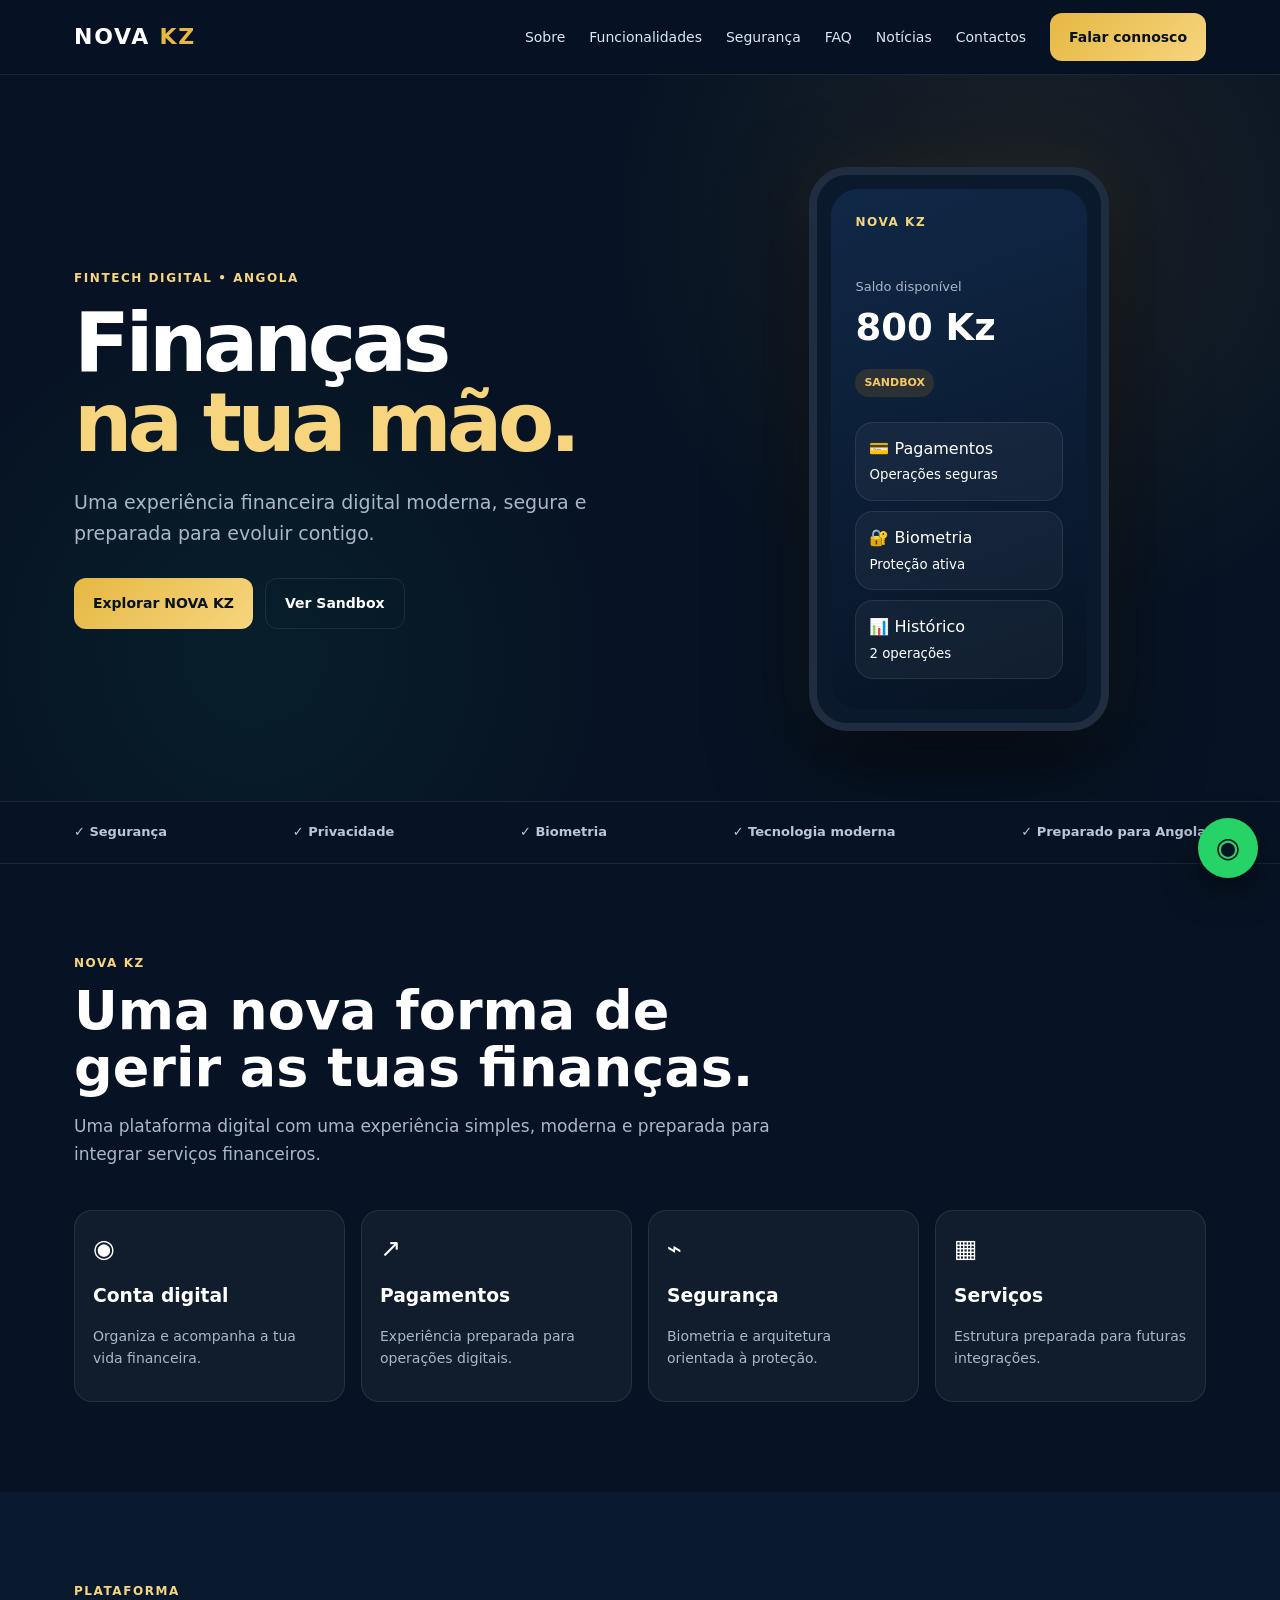
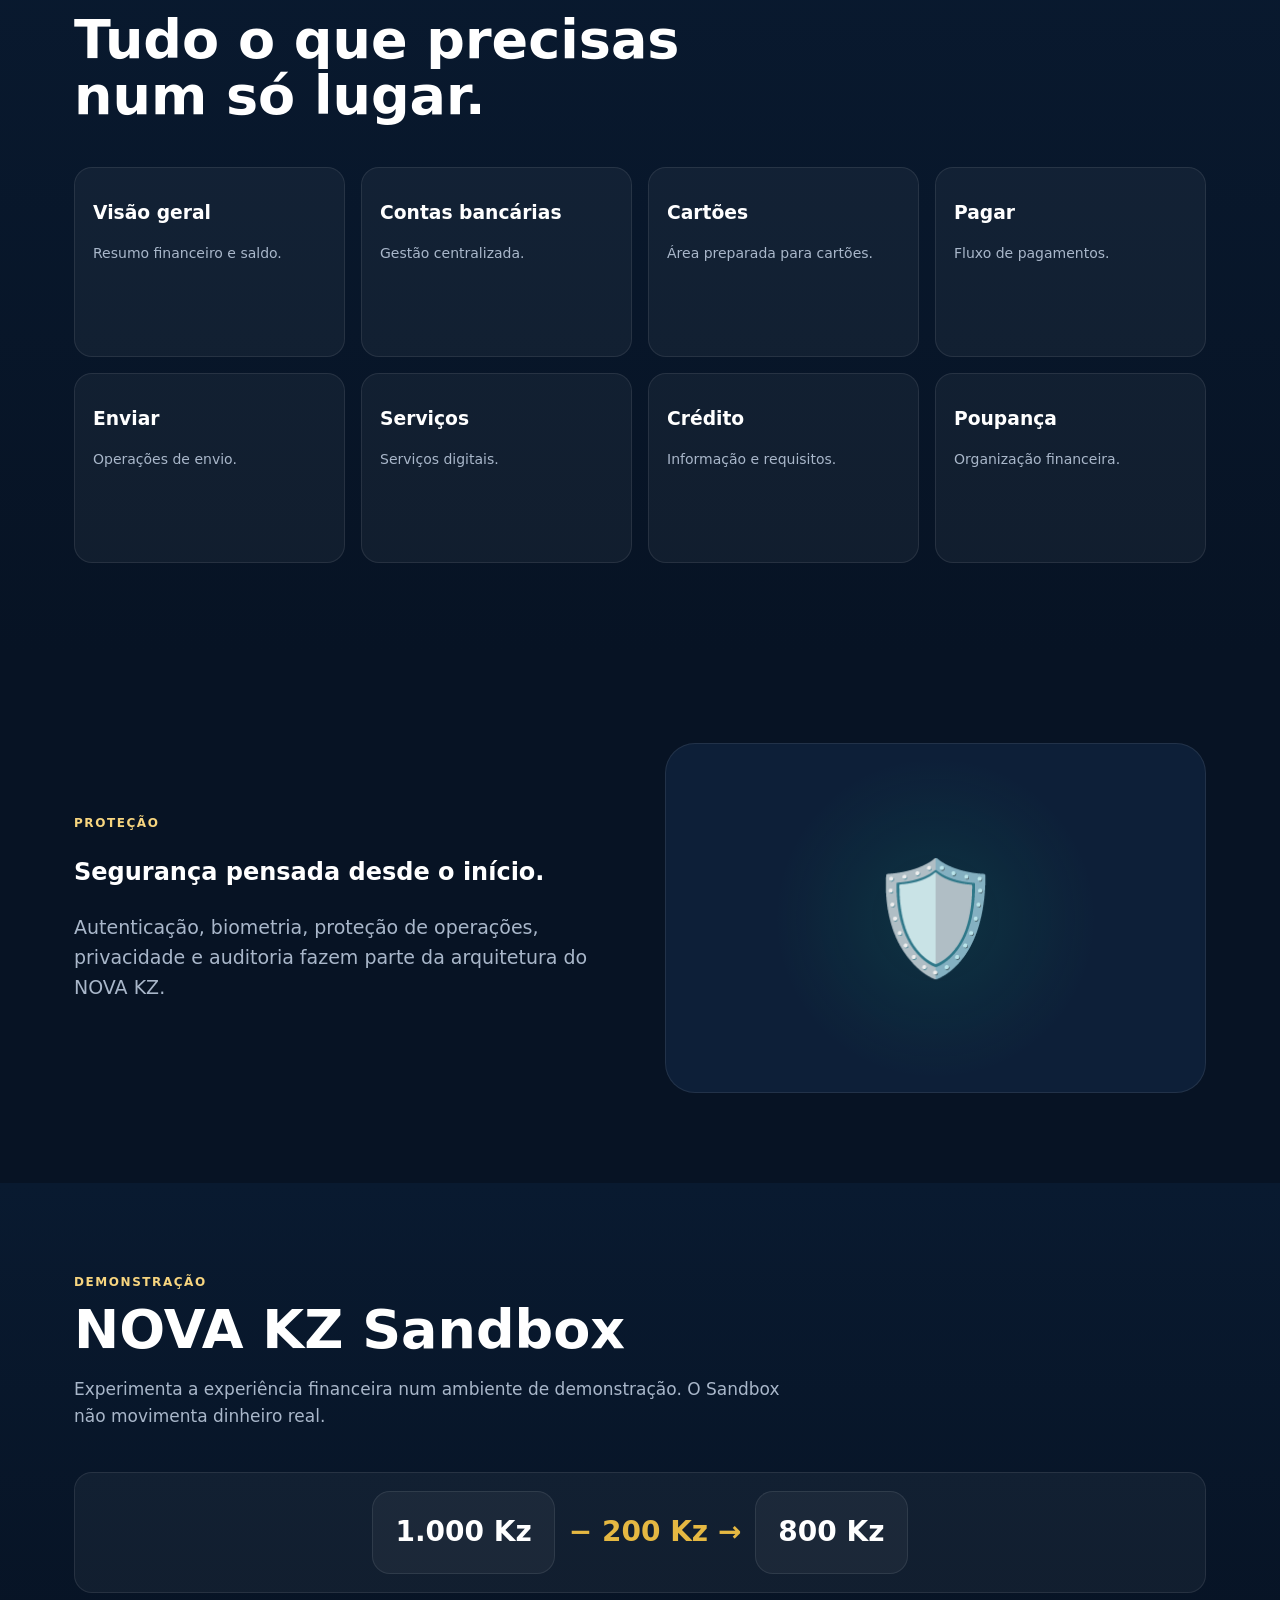
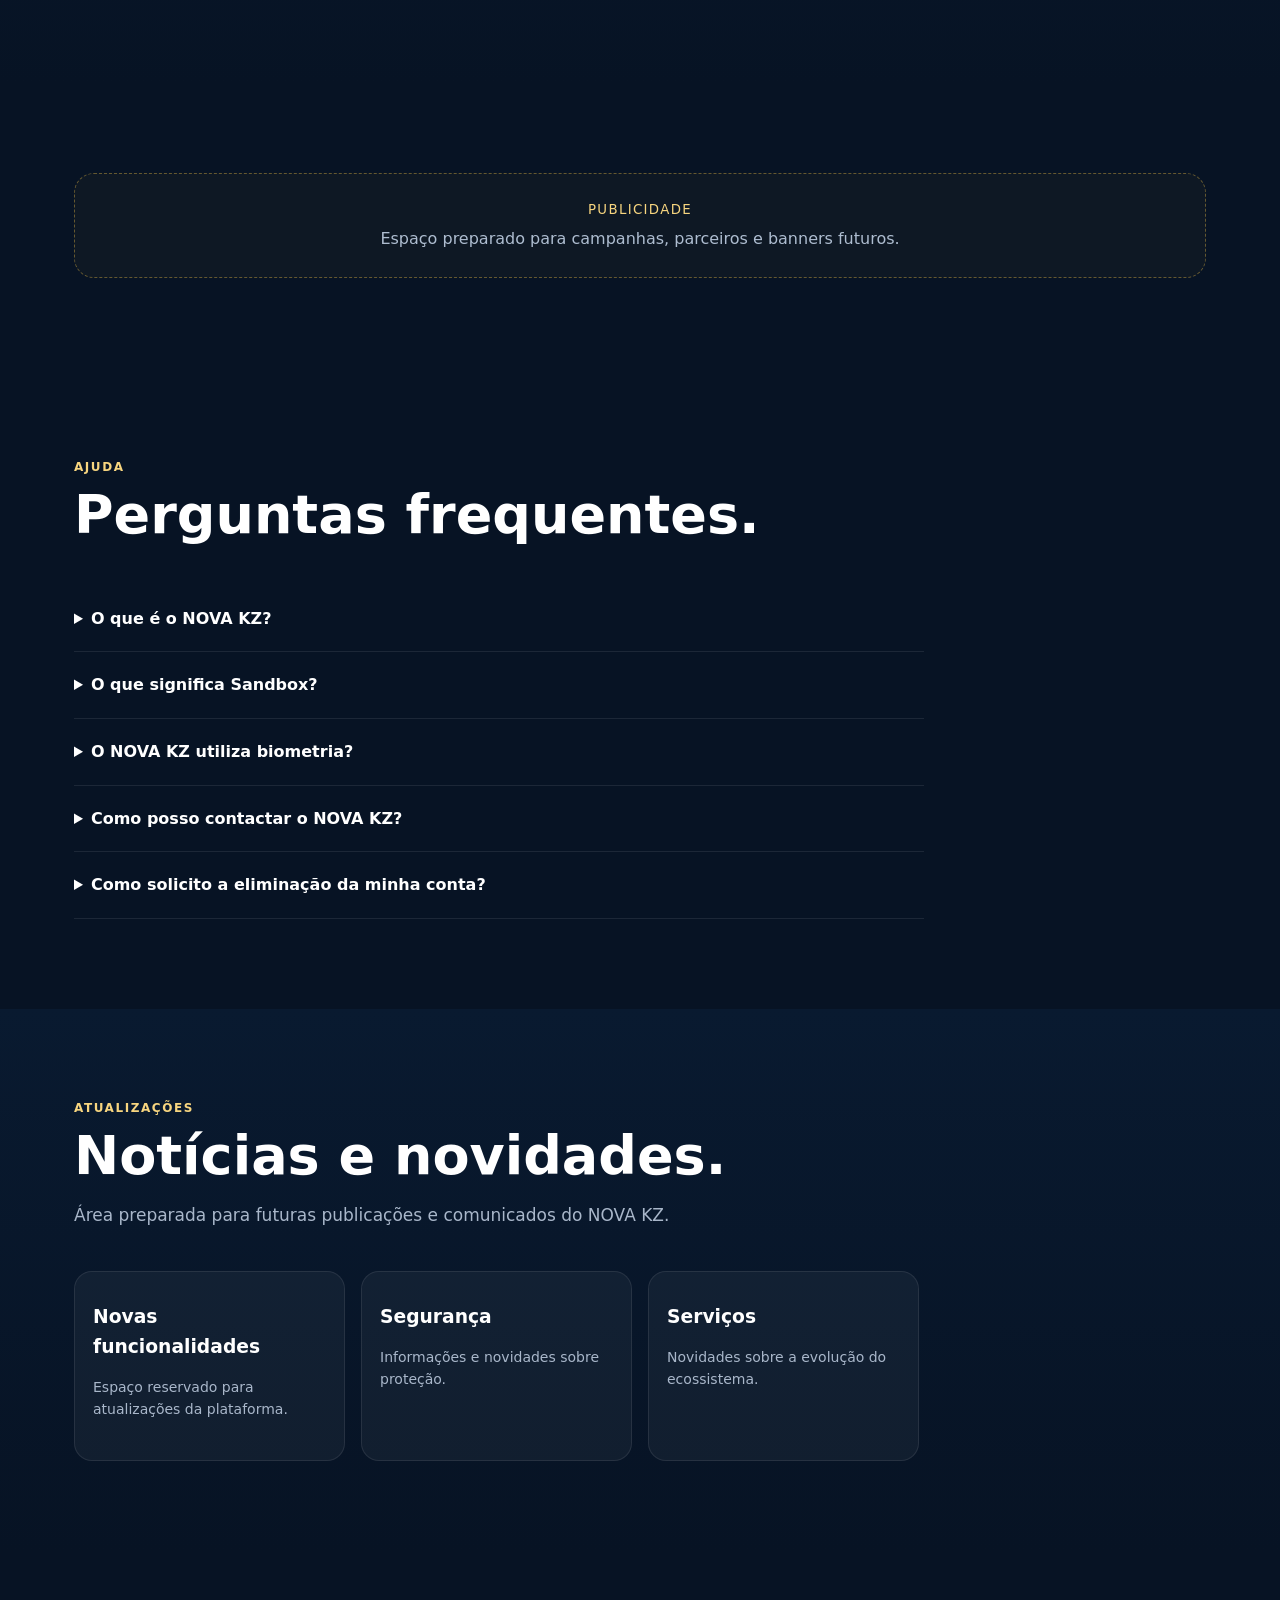
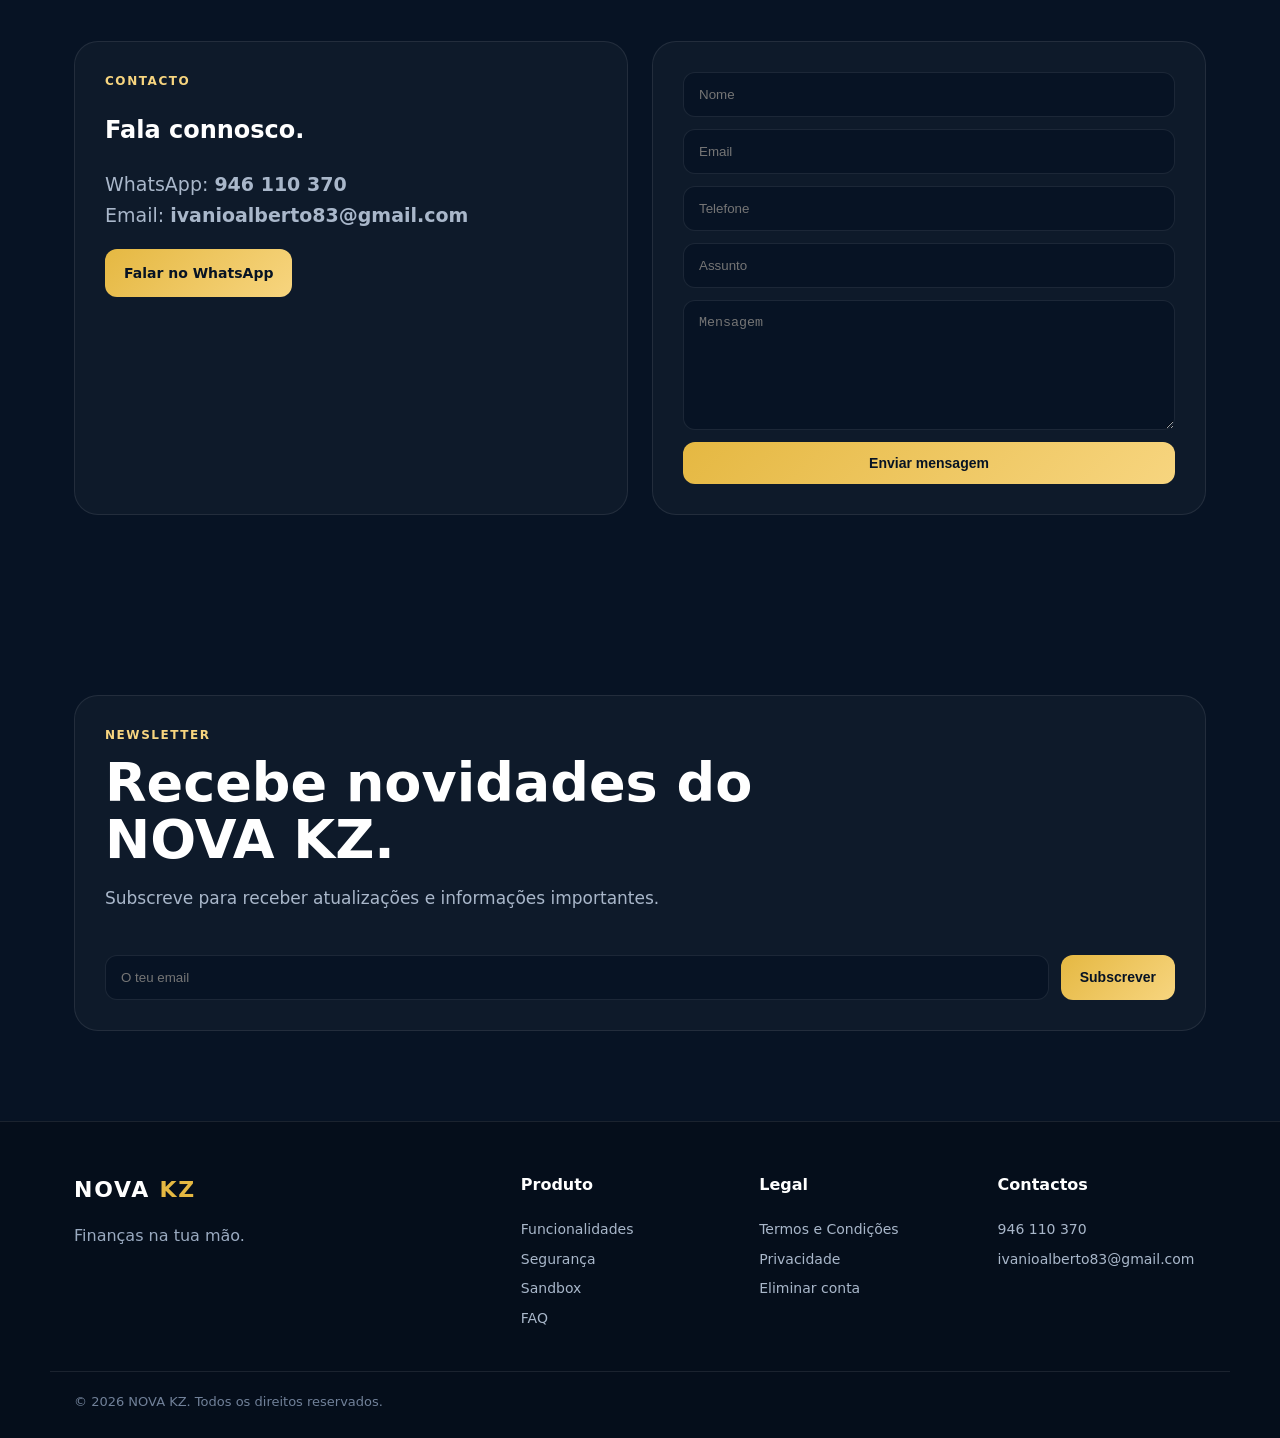
<file: index.html>
<!doctype html>
<html lang="pt-AO">
<head>
<meta charset="utf-8"><meta name="viewport" content="width=device-width,initial-scale=1">
<title>NOVA KZ — Finanças na tua mão</title>
<meta name="description" content="NOVA KZ — experiência financeira digital moderna, segura e preparada para Angola.">
<meta name="theme-color" content="#071324">
<style>
:root{--navy:#071324;--navy2:#0d1f38;--navy3:#13294b;--gold:#e5b842;--gold2:#f7d57f;--green:#10b981;--white:#fff;--muted:#a9b7ca;--line:#ffffff16}
*{box-sizing:border-box}html{scroll-behavior:smooth}body{margin:0;font-family:Inter,ui-sans-serif,system-ui,-apple-system,Segoe UI,sans-serif;background:var(--navy);color:var(--white);line-height:1.6}a{color:inherit;text-decoration:none}.wrap{max-width:1180px;margin:auto;padding:0 24px}
header{position:sticky;top:0;z-index:50;background:#071324dd;backdrop-filter:blur(18px);border-bottom:1px solid var(--line)}
.nav{height:74px;display:flex;align-items:center;justify-content:space-between}.brand{font-weight:900;font-size:22px;letter-spacing:.08em}.brand span{color:var(--gold)}nav{display:flex;gap:24px;align-items:center}nav a{color:#dbe5f3;font-size:14px}nav a:hover{color:var(--gold2)}.btn{display:inline-flex;align-items:center;justify-content:center;gap:8px;padding:13px 19px;border-radius:12px;border:1px solid var(--line);font-weight:800;font-size:14px;cursor:pointer}.primary{background:linear-gradient(135deg,var(--gold),var(--gold2));color:#071324;border:0}.menu{display:none;background:none;border:0;color:white;font-size:25px}
.hero{padding:92px 0 70px;overflow:hidden;background:radial-gradient(circle at 80% 20%,#e5b84218,transparent 35%),radial-gradient(circle at 20% 80%,#10b98112,transparent 30%)}
.grid{display:grid;grid-template-columns:1.08fr .92fr;gap:60px;align-items:center}.eyebrow{color:var(--gold2);font-weight:900;letter-spacing:.13em;text-transform:uppercase;font-size:12px}.hero h1{font-size:clamp(48px,7vw,82px);line-height:.98;margin:14px 0 24px;letter-spacing:-.055em}.hero h1 span{color:var(--gold2)}.lead{font-size:19px;color:var(--muted);max-width:650px}.actions{display:flex;gap:12px;flex-wrap:wrap;margin-top:30px}
.phone{width:300px;margin:auto;border:8px solid #202d40;border-radius:38px;background:#0b192d;box-shadow:0 35px 90px #0009,0 0 60px #e5b84212;padding:14px}.screen{border-radius:27px;min-height:520px;background:linear-gradient(160deg,#102847,#071324);padding:24px}.balance{margin-top:45px;color:var(--muted);font-size:13px}.money{font-size:37px;font-weight:900;color:white}.badge{display:inline-block;margin-top:12px;padding:5px 9px;border-radius:99px;background:#f59e0b22;color:#f7c76a;font-size:11px;font-weight:900}.mini{margin-top:25px;display:grid;gap:10px}.card{background:#ffffff0b;border:1px solid var(--line);border-radius:18px;padding:18px}.phone .card{padding:13px}.trust{border-top:1px solid var(--line);border-bottom:1px solid var(--line);padding:20px 0}.trustrow{display:flex;gap:28px;justify-content:space-between;flex-wrap:wrap;color:#b9c7d8;font-size:13px;font-weight:800}
section{padding:90px 0}.sectionhead{max-width:720px;margin-bottom:42px}.sectionhead h2{font-size:clamp(34px,5vw,54px);line-height:1.05;margin:10px 0}.sectionhead p{color:var(--muted);font-size:17px}.cards{display:grid;grid-template-columns:repeat(4,1fr);gap:16px}.icon{font-size:25px}.cards .card{min-height:190px;transition:.25s}.cards .card:hover{transform:translateY(-5px);border-color:#e5b84255}.card h3{margin:12px 0 7px}.card p{color:var(--muted);font-size:14px}
.dark{background:linear-gradient(180deg,#091a30,#071324)}.security{display:grid;grid-template-columns:1fr 1fr;gap:50px;align-items:center}.shield{min-height:350px;border-radius:30px;border:1px solid var(--line);background:radial-gradient(circle,#10b98122,transparent 50%),#0d1f38;display:grid;place-items:center;font-size:110px}
.sandbox{display:grid;grid-template-columns:1fr 1fr;gap:20px}.flow{display:flex;align-items:center;justify-content:center;gap:14px;flex-wrap:wrap;font-size:28px;font-weight:900}.flow span{padding:18px 22px;border-radius:18px;background:#ffffff0b;border:1px solid var(--line)}.flow b{color:var(--gold)}
.faq{max-width:850px}.faq details{border-bottom:1px solid var(--line);padding:20px 0}.faq summary{cursor:pointer;font-weight:800}.faq p{color:var(--muted)}
.contact{display:grid;grid-template-columns:1fr 1fr;gap:24px}.contactbox{background:#ffffff08;border:1px solid var(--line);border-radius:24px;padding:30px}form{display:grid;gap:12px}input,textarea{width:100%;padding:14px 15px;border-radius:12px;border:1px solid var(--line);background:#071324;color:white;outline:none}textarea{min-height:130px;resize:vertical}.ad{border:1px dashed #e5b84266;border-radius:20px;padding:25px;text-align:center;color:#aebdd0;background:#e5b84208}.ad small{display:block;color:var(--gold2);letter-spacing:.1em;margin-bottom:6px}
footer{border-top:1px solid var(--line);padding:50px 0 25px;background:#050e1b}.foot{display:grid;grid-template-columns:2fr repeat(3,1fr);gap:30px}.foot h4{margin-top:0}.foot a{display:block;color:var(--muted);margin:7px 0;font-size:14px}.copy{border-top:1px solid var(--line);margin-top:35px;padding-top:20px;color:#718199;font-size:13px}
.whats{position:fixed;right:22px;bottom:22px;width:60px;height:60px;border-radius:50%;background:#25d366;color:#071324;display:grid;place-items:center;font-size:28px;z-index:60;box-shadow:0 12px 35px #0008;animation:pulse 2.2s infinite}.whats:after{content:"WhatsApp";position:absolute;right:70px;background:#0d1f38;color:white;padding:8px 12px;border-radius:10px;font-size:12px;opacity:0;transition:.2s;white-space:nowrap}.whats:hover:after{opacity:1}@keyframes pulse{50%{box-shadow:0 12px 35px #0008,0 0 0 10px #25d36618}}
.modal{display:none;position:fixed;inset:0;background:#0009;z-index:100;align-items:center;justify-content:center;padding:20px}.modal.open{display:flex}.modalbox{max-width:520px;width:100%;background:#0d1f38;border:1px solid var(--line);border-radius:24px;padding:28px}.close{float:right;background:none;border:0;color:white;font-size:24px}
@media(max-width:900px){nav{display:none}.menu{display:block}.grid,.security,.sandbox,.contact{grid-template-columns:1fr}.cards{grid-template-columns:repeat(2,1fr)}.foot{grid-template-columns:1fr 1fr}}
@media(max-width:560px){.wrap{padding:0 17px}.hero{padding-top:65px}.cards{grid-template-columns:1fr}.phone{width:275px}.flow{font-size:20px}.foot{grid-template-columns:1fr}section{padding:65px 0}}
</style>
</head>
<body>
<header><div class="wrap nav"><a class="brand" href="#inicio">NOVA <span>KZ</span></a><nav><a href="#sobre">Sobre</a><a href="#funcionalidades">Funcionalidades</a><a href="#seguranca">Segurança</a><a href="#faq">FAQ</a><a href="#noticias">Notícias</a><a href="#contactos">Contactos</a><a class="btn primary" href="#contactos">Falar connosco</a></nav><button class="menu" onclick="document.querySelector('nav').style.display=document.querySelector('nav').style.display==='flex'?'none':'flex'">☰</button></div></header>
<main id="inicio">
<section class="hero"><div class="wrap grid"><div><div class="eyebrow">Fintech digital • Angola</div><h1>Finanças<br><span>na tua mão.</span></h1><p class="lead">Uma experiência financeira digital moderna, segura e preparada para evoluir contigo.</p><div class="actions"><a class="btn primary" href="#funcionalidades">Explorar NOVA KZ</a><a class="btn" href="#sandbox">Ver Sandbox</a></div></div><div class="phone"><div class="screen"><div class="eyebrow">NOVA KZ</div><div class="balance">Saldo disponível</div><div class="money">800 Kz</div><span class="badge">SANDBOX</span><div class="mini"><div class="card">💳 Pagamentos<br><small>Operações seguras</small></div><div class="card">🔐 Biometria<br><small>Proteção ativa</small></div><div class="card">📊 Histórico<br><small>2 operações</small></div></div></div></div></div></section>
<div class="trust"><div class="wrap trustrow"><span>✓ Segurança</span><span>✓ Privacidade</span><span>✓ Biometria</span><span>✓ Tecnologia moderna</span><span>✓ Preparado para Angola</span></div></div>
<section id="sobre"><div class="wrap"><div class="sectionhead"><div class="eyebrow">NOVA KZ</div><h2>Uma nova forma de gerir as tuas finanças.</h2><p>Uma plataforma digital com uma experiência simples, moderna e preparada para integrar serviços financeiros.</p></div><div class="cards"><div class="card"><div class="icon">◉</div><h3>Conta digital</h3><p>Organiza e acompanha a tua vida financeira.</p></div><div class="card"><div class="icon">↗</div><h3>Pagamentos</h3><p>Experiência preparada para operações digitais.</p></div><div class="card"><div class="icon">⌁</div><h3>Segurança</h3><p>Biometria e arquitetura orientada à proteção.</p></div><div class="card"><div class="icon">▦</div><h3>Serviços</h3><p>Estrutura preparada para futuras integrações.</p></div></div></div></section>
<section id="funcionalidades" class="dark"><div class="wrap"><div class="sectionhead"><div class="eyebrow">Plataforma</div><h2>Tudo o que precisas num só lugar.</h2></div><div class="cards"><div class="card"><h3>Visão geral</h3><p>Resumo financeiro e saldo.</p></div><div class="card"><h3>Contas bancárias</h3><p>Gestão centralizada.</p></div><div class="card"><h3>Cartões</h3><p>Área preparada para cartões.</p></div><div class="card"><h3>Pagar</h3><p>Fluxo de pagamentos.</p></div><div class="card"><h3>Enviar</h3><p>Operações de envio.</p></div><div class="card"><h3>Serviços</h3><p>Serviços digitais.</p></div><div class="card"><h3>Crédito</h3><p>Informação e requisitos.</p></div><div class="card"><h3>Poupança</h3><p>Organização financeira.</p></div></div></div></section>
<section id="seguranca"><div class="wrap security"><div><div class="eyebrow">Proteção</div><h2>Segurança pensada desde o início.</h2><p class="lead">Autenticação, biometria, proteção de operações, privacidade e auditoria fazem parte da arquitetura do NOVA KZ.</p></div><div class="shield">🛡️</div></div></section>
<section id="sandbox" class="dark"><div class="wrap"><div class="sectionhead"><div class="eyebrow">Demonstração</div><h2>NOVA KZ Sandbox</h2><p>Experimenta a experiência financeira num ambiente de demonstração. O Sandbox não movimenta dinheiro real.</p></div><div class="card flow"><span>1.000 Kz</span><b>− 200 Kz →</b><span>800 Kz</span></div></div></section>
<section><div class="wrap"><div class="ad"><small>PUBLICIDADE</small>Espaço preparado para campanhas, parceiros e banners futuros.</div></div></section>
<section id="faq"><div class="wrap"><div class="sectionhead"><div class="eyebrow">Ajuda</div><h2>Perguntas frequentes.</h2></div><div class="faq"><details><summary>O que é o NOVA KZ?</summary><p>É uma plataforma financeira digital com foco numa experiência moderna e preparada para Angola.</p></details><details><summary>O que significa Sandbox?</summary><p>É um ambiente de demonstração. As operações Sandbox não movimentam dinheiro real.</p></details><details><summary>O NOVA KZ utiliza biometria?</summary><p>A aplicação Android possui autorização biométrica para operações protegidas.</p></details><details><summary>Como posso contactar o NOVA KZ?</summary><p>Usa o WhatsApp 946 110 370 ou o email ivanioalberto83@gmail.com.</p></details><details><summary>Como solicito a eliminação da minha conta?</summary><p>Utiliza o link de eliminação de conta disponível na área Legal.</p></details></div></div></section>
<section id="noticias" class="dark"><div class="wrap"><div class="sectionhead"><div class="eyebrow">Atualizações</div><h2>Notícias e novidades.</h2><p>Área preparada para futuras publicações e comunicados do NOVA KZ.</p></div><div class="cards"><div class="card"><h3>Novas funcionalidades</h3><p>Espaço reservado para atualizações da plataforma.</p></div><div class="card"><h3>Segurança</h3><p>Informações e novidades sobre proteção.</p></div><div class="card"><h3>Serviços</h3><p>Novidades sobre a evolução do ecossistema.</p></div></div></div></section>
<section id="contactos"><div class="wrap contact"><div class="contactbox"><div class="eyebrow">Contacto</div><h2>Fala connosco.</h2><p class="lead">WhatsApp: <strong>946 110 370</strong><br>Email: <strong>ivanioalberto83@gmail.com</strong></p><a class="btn primary" href="https://wa.me/244946110370?text=Ol%C3%A1%2C%20gostaria%20de%20saber%20mais%20sobre%20o%20NOVA%20KZ." target="_blank">Falar no WhatsApp</a></div><div class="contactbox"><form onsubmit="sendMail(event)"><input id="nome" placeholder="Nome" required><input id="email" type="email" placeholder="Email" required><input id="telefone" placeholder="Telefone"><input id="assunto" placeholder="Assunto" required><textarea id="mensagem" placeholder="Mensagem" required></textarea><button class="btn primary" type="submit">Enviar mensagem</button></form></div></div></section>
<section><div class="wrap"><div class="contactbox"><div class="sectionhead"><div class="eyebrow">Newsletter</div><h2>Recebe novidades do NOVA KZ.</h2><p>Subscreve para receber atualizações e informações importantes.</p></div><form onsubmit="newsletter(event)" style="grid-template-columns:1fr auto"><input id="news" type="email" placeholder="O teu email" required><button class="btn primary">Subscrever</button></form></div></div></section>
</main>
<footer><div class="wrap foot"><div><div class="brand">NOVA <span>KZ</span></div><p style="color:#9aaac0">Finanças na tua mão.</p></div><div><h4>Produto</h4><a href="#funcionalidades">Funcionalidades</a><a href="#seguranca">Segurança</a><a href="#sandbox">Sandbox</a><a href="#faq">FAQ</a></div><div><h4>Legal</h4><a href="https://earucsaqqtbllnqsxvlb.supabase.co/functions/v1/nova-kz-terms" target="_blank">Termos e Condições</a><a href="https://earucsaqqtbllnqsxvlb.supabase.co/functions/v1/nova-kz-privacy" target="_blank">Privacidade</a><a href="https://earucsaqqtbllnqsxvlb.supabase.co/functions/v1/nova-kz-account-deletion" target="_blank">Eliminar conta</a></div><div><h4>Contactos</h4><a href="tel:+244946110370">946 110 370</a><a href="mailto:ivanioalberto83@gmail.com">ivanioalberto83@gmail.com</a></div></div><div class="wrap copy">© 2026 NOVA KZ. Todos os direitos reservados.</div></footer>
<a class="whats" href="https://wa.me/244946110370?text=Ol%C3%A1%2C%20gostaria%20de%20saber%20mais%20sobre%20o%20NOVA%20KZ." target="_blank" aria-label="WhatsApp">◉</a>
<script>
function sendMail(e){e.preventDefault();const s=encodeURIComponent(document.getElementById('assunto').value),b=encodeURIComponent('Nome: '+nome.value+'\nEmail: '+email.value+'\nTelefone: '+telefone.value+'\n\n'+mensagem.value);location.href='mailto:ivanioalberto83@gmail.com?subject='+s+'&body='+b}
function newsletter(e){e.preventDefault();alert('Obrigado! A subscrição será ligada ao sistema de newsletter do NOVA KZ.');e.target.reset()}
</script>
</body></html>
</file>
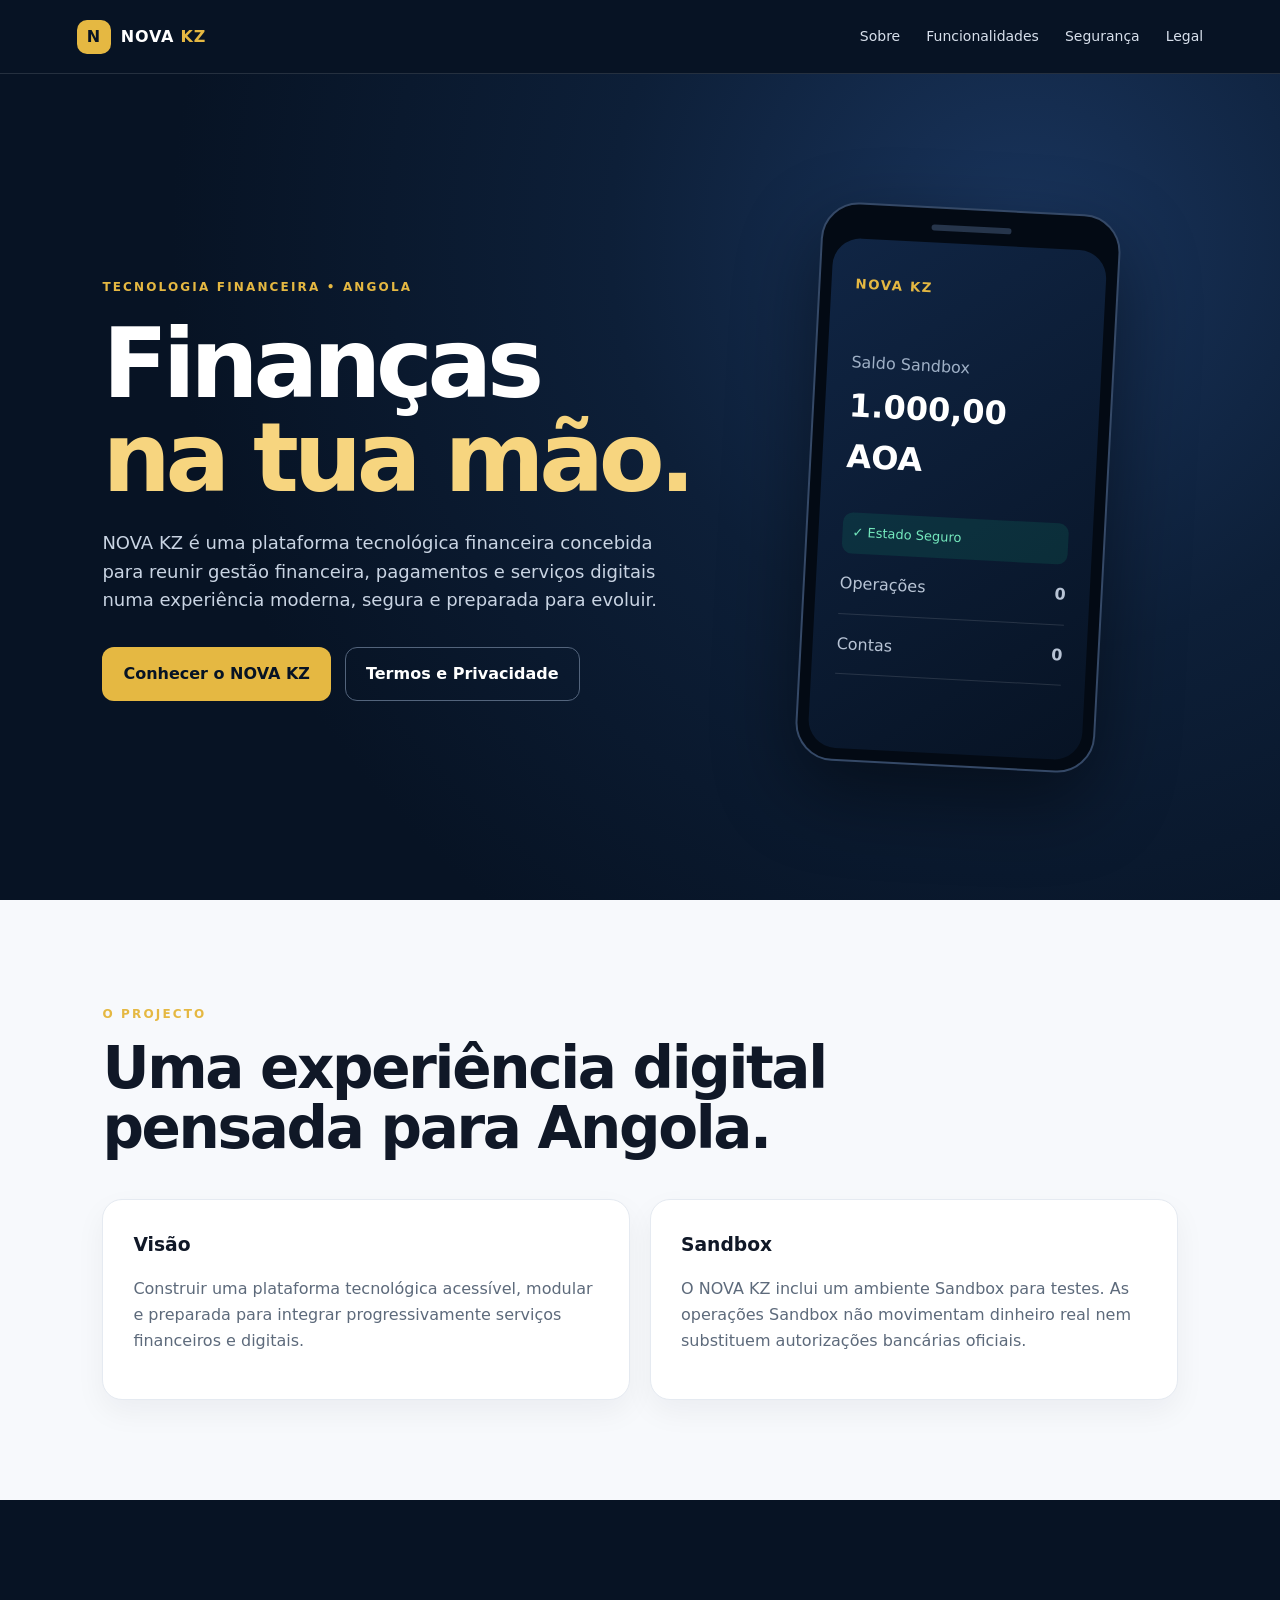
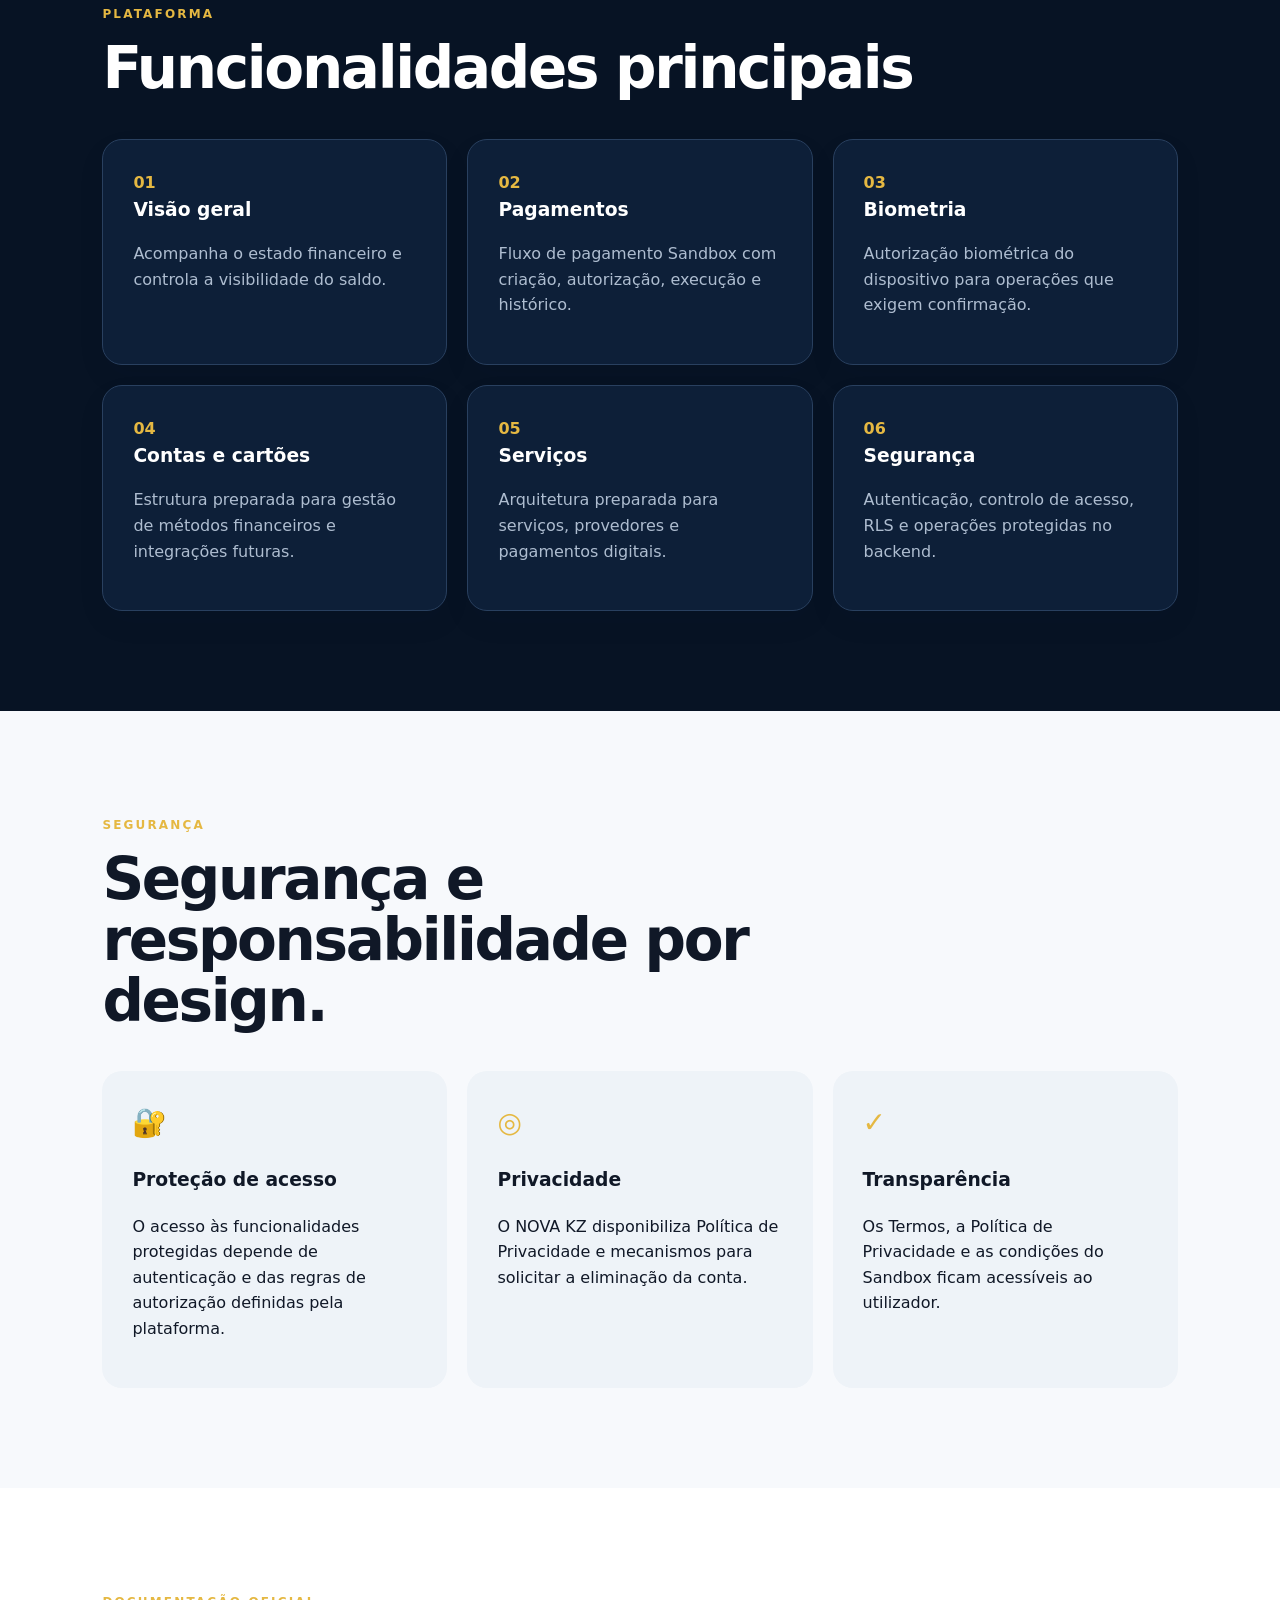
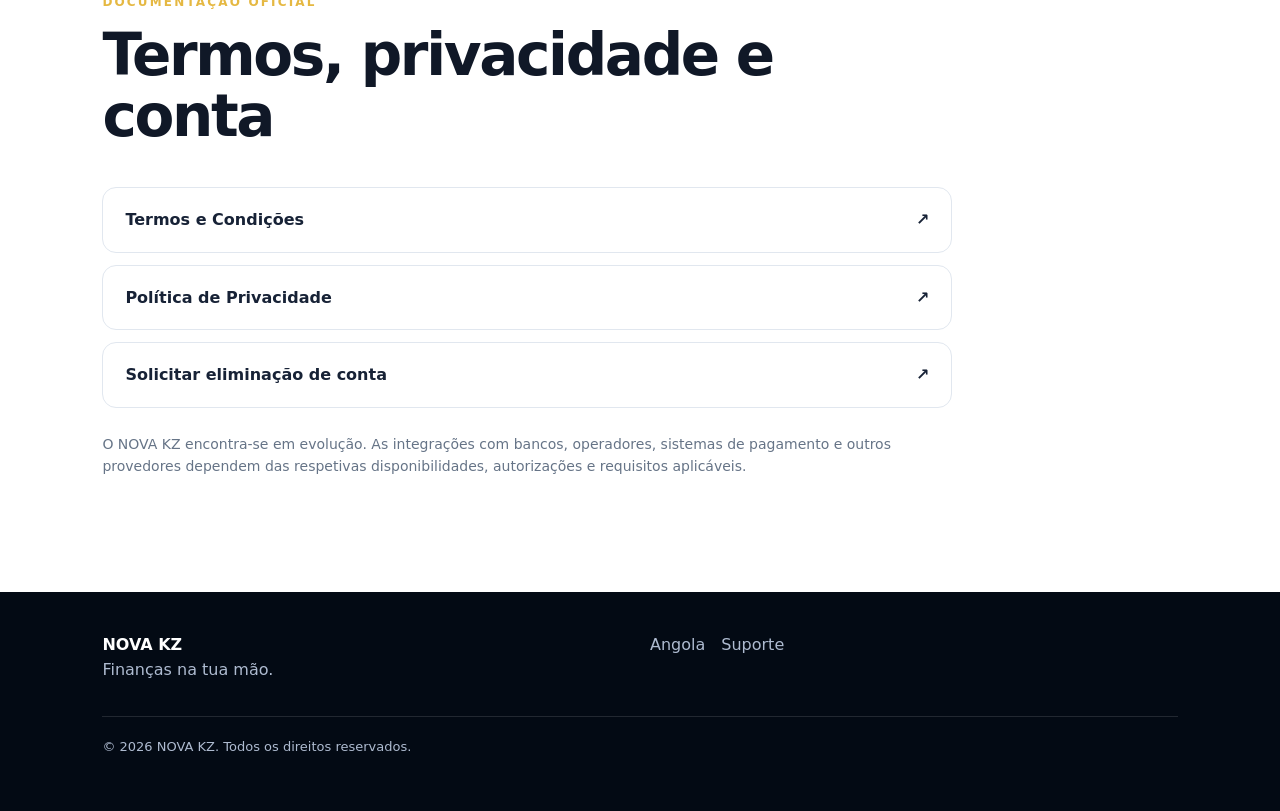
<file: website/index.html>
<!doctype html>
<html lang="pt-AO">
<head>
<meta charset="utf-8">
<meta name="viewport" content="width=device-width, initial-scale=1">
<meta name="description" content="NOVA KZ — plataforma tecnológica financeira. Finanças na tua mão.">
<meta name="theme-color" content="#071324">
<title>NOVA KZ — Finanças na tua mão</title>
<link rel="stylesheet" href="./styles.css">
</head>
<body>
<header class="nav">
  <a class="brand" href="#inicio" aria-label="NOVA KZ">
    <span class="brand-mark">N</span><span>NOVA <b>KZ</b></span>
  </a>
  <nav>
    <a href="#sobre">Sobre</a>
    <a href="#funcionalidades">Funcionalidades</a>
    <a href="#seguranca">Segurança</a>
    <a href="#legal">Legal</a>
  </nav>
</header>

<main id="inicio">
<section class="hero">
  <div class="hero-copy">
    <span class="eyebrow">TECNOLOGIA FINANCEIRA • ANGOLA</span>
    <h1>Finanças<br><span>na tua mão.</span></h1>
    <p class="lead">NOVA KZ é uma plataforma tecnológica financeira concebida para reunir gestão financeira, pagamentos e serviços digitais numa experiência moderna, segura e preparada para evoluir.</p>
    <div class="actions">
      <a class="btn primary" href="#funcionalidades">Conhecer o NOVA KZ</a>
      <a class="btn secondary" href="#legal">Termos e Privacidade</a>
    </div>
  </div>
  <div class="phone-card">
    <div class="phone">
      <div class="speaker"></div>
      <div class="screen">
        <small>NOVA KZ</small>
        <p>Saldo Sandbox</p>
        <strong>1.000,00 AOA</strong>
        <div class="secure">✓ Estado Seguro</div>
        <div class="mini-row"><span>Operações</span><b>0</b></div>
        <div class="mini-row"><span>Contas</span><b>0</b></div>
      </div>
    </div>
  </div>
</section>

<section id="sobre" class="section">
  <div class="section-head"><span class="eyebrow">O PROJECTO</span><h2>Uma experiência digital pensada para Angola.</h2></div>
  <div class="grid two">
    <article class="card"><h3>Visão</h3><p>Construir uma plataforma tecnológica acessível, modular e preparada para integrar progressivamente serviços financeiros e digitais.</p></article>
    <article class="card"><h3>Sandbox</h3><p>O NOVA KZ inclui um ambiente Sandbox para testes. As operações Sandbox não movimentam dinheiro real nem substituem autorizações bancárias oficiais.</p></article>
  </div>
</section>

<section id="funcionalidades" class="section dark">
  <div class="section-head"><span class="eyebrow">PLATAFORMA</span><h2>Funcionalidades principais</h2></div>
  <div class="grid three">
    <article class="feature"><span>01</span><h3>Visão geral</h3><p>Acompanha o estado financeiro e controla a visibilidade do saldo.</p></article>
    <article class="feature"><span>02</span><h3>Pagamentos</h3><p>Fluxo de pagamento Sandbox com criação, autorização, execução e histórico.</p></article>
    <article class="feature"><span>03</span><h3>Biometria</h3><p>Autorização biométrica do dispositivo para operações que exigem confirmação.</p></article>
    <article class="feature"><span>04</span><h3>Contas e cartões</h3><p>Estrutura preparada para gestão de métodos financeiros e integrações futuras.</p></article>
    <article class="feature"><span>05</span><h3>Serviços</h3><p>Arquitetura preparada para serviços, provedores e pagamentos digitais.</p></article>
    <article class="feature"><span>06</span><h3>Segurança</h3><p>Autenticação, controlo de acesso, RLS e operações protegidas no backend.</p></article>
  </div>
</section>

<section id="seguranca" class="section">
  <div class="section-head"><span class="eyebrow">SEGURANÇA</span><h2>Segurança e responsabilidade por design.</h2></div>
  <div class="security-box">
    <div><strong>🔐</strong><h3>Proteção de acesso</h3><p>O acesso às funcionalidades protegidas depende de autenticação e das regras de autorização definidas pela plataforma.</p></div>
    <div><strong>◎</strong><h3>Privacidade</h3><p>O NOVA KZ disponibiliza Política de Privacidade e mecanismos para solicitar a eliminação da conta.</p></div>
    <div><strong>✓</strong><h3>Transparência</h3><p>Os Termos, a Política de Privacidade e as condições do Sandbox ficam acessíveis ao utilizador.</p></div>
  </div>
</section>

<section id="legal" class="section legal">
  <div class="section-head"><span class="eyebrow">DOCUMENTAÇÃO OFICIAL</span><h2>Termos, privacidade e conta</h2></div>
  <div class="legal-links">
    <a href="https://earucsaqqtbllnqsxvlb.supabase.co/functions/v1/nova-kz-terms" target="_blank" rel="noopener">Termos e Condições <span>↗</span></a>
    <a href="https://earucsaqqtbllnqsxvlb.supabase.co/functions/v1/nova-kz-privacy" target="_blank" rel="noopener">Política de Privacidade <span>↗</span></a>
    <a href="https://earucsaqqtbllnqsxvlb.supabase.co/functions/v1/nova-kz-account-deletion" target="_blank" rel="noopener">Solicitar eliminação de conta <span>↗</span></a>
  </div>
  <p class="note">O NOVA KZ encontra-se em evolução. As integrações com bancos, operadores, sistemas de pagamento e outros provedores dependem das respetivas disponibilidades, autorizações e requisitos aplicáveis.</p>
</section>
</main>

<footer>
  <div><strong>NOVA KZ</strong><span>Finanças na tua mão.</span></div>
  <div><span>Angola</span><a href="mailto:ivanioalberto83@gmail.com">Suporte</a></div>
  <p>© 2026 NOVA KZ. Todos os direitos reservados.</p>
</footer>
</body>
</html>
</file>
<file: website/styles.css>
:root{--navy:#071324;--navy2:#0d1f38;--gold:#e5b842;--gold2:#f7d57f;--green:#10b981;--white:#f8fafc;--muted:#aab7c9;--line:rgba(255,255,255,.12)}
*{box-sizing:border-box}html{scroll-behavior:smooth}body{margin:0;background:#f7f9fc;color:#101827;font-family:Inter,ui-sans-serif,system-ui,-apple-system,BlinkMacSystemFont,"Segoe UI",sans-serif;line-height:1.6}.nav{height:74px;background:var(--navy);color:white;display:flex;align-items:center;justify-content:space-between;padding:0 clamp(20px,6vw,90px);position:sticky;top:0;z-index:10;border-bottom:1px solid var(--line)}.brand{display:flex;align-items:center;gap:10px;color:#fff;text-decoration:none;font-weight:800;letter-spacing:.05em}.brand b{color:var(--gold)}.brand-mark{display:grid;place-items:center;width:34px;height:34px;border-radius:10px;background:var(--gold);color:var(--navy);font-weight:900}.nav nav{display:flex;gap:26px}.nav nav a{color:#d7dfeb;text-decoration:none;font-size:14px}.nav nav a:hover{color:var(--gold2)}.hero{min-height:calc(100vh - 74px);background:radial-gradient(circle at 80% 20%,#19345c 0,#0d1f38 34%,#071324 70%);color:white;display:grid;grid-template-columns:1.15fr .85fr;gap:40px;align-items:center;padding:80px clamp(20px,8vw,120px)}.eyebrow{font-size:12px;letter-spacing:.18em;color:var(--gold);font-weight:800}.hero h1{font-size:clamp(52px,8vw,96px);line-height:.98;margin:18px 0 24px;letter-spacing:-.055em}.hero h1 span{color:var(--gold2)}.lead{max-width:690px;color:#c9d4e3;font-size:18px}.actions{display:flex;gap:14px;flex-wrap:wrap;margin-top:32px}.btn{padding:13px 20px;border-radius:12px;text-decoration:none;font-weight:750;border:1px solid transparent}.primary{background:var(--gold);color:var(--navy)}.secondary{border-color:#53647c;color:white}.phone-card{display:flex;justify-content:center}.phone{width:min(300px,70vw);padding:11px;border:2px solid #354967;border-radius:38px;background:#030a14;box-shadow:0 30px 80px rgba(0,0,0,.45);transform:rotate(3deg)}.speaker{width:80px;height:6px;border-radius:8px;background:#26354b;margin:5px auto 12px}.screen{border-radius:28px;min-height:510px;padding:35px 24px;background:linear-gradient(145deg,#102544,#071324);display:flex;flex-direction:column}.screen small{color:var(--gold);font-weight:800;letter-spacing:.12em}.screen p{color:#9fb0c6;margin:55px 0 0}.screen strong{font-size:32px;margin-top:5px}.secure{margin-top:30px;background:rgba(16,185,129,.13);color:#74e8bd;padding:10px;border-radius:10px;font-size:13px}.mini-row{display:flex;justify-content:space-between;border-bottom:1px solid var(--line);padding:17px 0;color:#b8c4d5}.section{padding:100px clamp(20px,8vw,120px)}.section-head{max-width:850px;margin-bottom:40px}.section h2{font-size:clamp(34px,5vw,58px);line-height:1.05;letter-spacing:-.04em;margin:12px 0}.grid{display:grid;gap:20px}.two{grid-template-columns:repeat(2,1fr)}.three{grid-template-columns:repeat(3,1fr)}.card,.feature{background:white;border:1px solid #e5eaf1;border-radius:20px;padding:30px;box-shadow:0 12px 30px rgba(7,19,36,.05)}.card h3,.feature h3{margin:0 0 10px}.card p,.feature p{color:#5d6a7b}.dark{background:var(--navy);color:white}.dark .section-head h2{color:white}.feature{background:#0d1f38;border-color:#29405f}.feature span{color:var(--gold);font-weight:900}.feature p{color:#aebdd0}.security-box{display:grid;grid-template-columns:repeat(3,1fr);gap:20px}.security-box>div{padding:30px;border-radius:20px;background:#eef3f8}.security-box strong{font-size:28px;color:var(--gold)}.legal{background:#fff}.legal-links{display:grid;gap:12px;max-width:850px}.legal-links a{display:flex;justify-content:space-between;padding:19px 22px;border:1px solid #e1e7ef;border-radius:14px;text-decoration:none;color:#172236;font-weight:750}.legal-links a:hover{border-color:var(--gold);background:#fffaf0}.note{max-width:850px;color:#667487;font-size:14px;margin-top:25px}footer{background:#030a14;color:#aebbd0;padding:40px clamp(20px,8vw,120px);display:grid;grid-template-columns:1fr 1fr;gap:20px}footer strong{color:white;display:block}footer span,footer a{margin-right:16px;color:#aebbd0;text-decoration:none}footer p{grid-column:1/-1;border-top:1px solid var(--line);padding-top:20px;font-size:13px}@media(max-width:800px){.nav nav{display:none}.hero{grid-template-columns:1fr;padding-top:55px}.phone{transform:none}.two,.three,.security-box{grid-template-columns:1fr}.section{padding:70px 20px}footer{grid-template-columns:1fr}footer p{grid-column:auto}}
</file>
